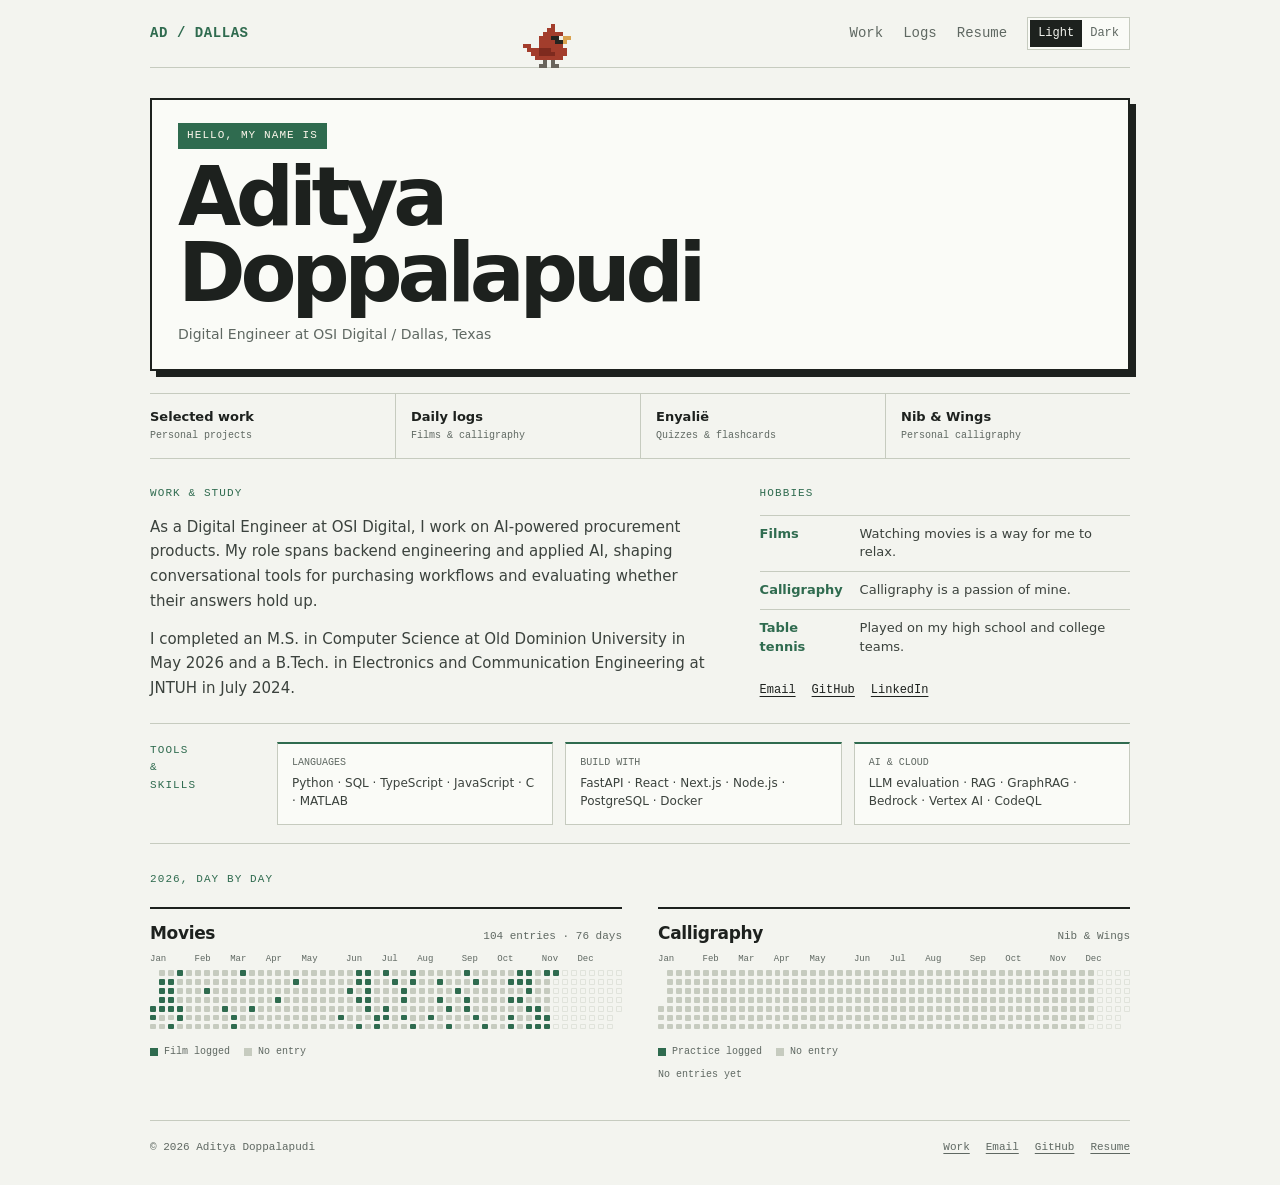
<file: index.html>
<!doctype html>
<html lang="en">
<head>
  <meta charset="utf-8">
  <meta name="viewport" content="width=device-width, initial-scale=1">
  <meta name="description" content="Aditya Doppalapudi, digital engineer in Dallas. Software, films, calligraphy, and table tennis.">
  <title>Aditya Doppalapudi</title>
  <script>
    (() => {
      try {
        const savedTheme = localStorage.getItem("portfolio-theme");
        const savedDarkPalette = localStorage.getItem("portfolio-dark-palette") || localStorage.getItem("portfolio-palette-preview");
        const darkPalette = ["amber", "night"].includes(savedDarkPalette) ? savedDarkPalette : "amber";
        document.documentElement.dataset.theme = savedTheme === "dark" ? "dark" : "light";
        document.documentElement.dataset.palette = savedTheme === "dark" ? darkPalette : "ink-moss";
      } catch {
        document.documentElement.dataset.theme = "light";
        document.documentElement.dataset.palette = "ink-moss";
      }
    })();
  </script>
  <link rel="stylesheet" href="assets/css/style.css?v=2">
  <style>
    :root {
      --background: #f3f4ef;
      --surface: #fafbf7;
      --border: #c6cbbf;
      --text: #1d211e;
      --prose: #3b423d;
      --muted: #5f6862;
      --accent: #2f6b4f;
      --accent-strong: #285c43;
      --mono: ui-monospace, SFMono-Regular, Consolas, monospace;
      --sans: system-ui, -apple-system, "Segoe UI", Roboto, Helvetica, Arial, sans-serif;
    }
    :root[data-palette="ink-moss"] {
      --background: #f3f4ef;
      --surface: #fafbf7;
      --border: #c6cbbf;
      --text: #1d211e;
      --prose: #3b423d;
      --muted: #5f6862;
      --accent: #2f6b4f;
      --accent-strong: #285c43;
    }
    :root[data-palette="amber"][data-theme="dark"] {
      --background: #1b1712;
      --surface: #282117;
      --border: #4d3b24;
      --text: #f7ead2;
      --prose: #dfceb2;
      --muted: #ad9977;
      --accent: #ffbd45;
      --accent-strong: #ffd16f;
    }
    :root[data-palette="night"][data-theme="dark"] {
      --background: #091211;
      --surface: #101c1b;
      --border: #203633;
      --text: #d6eeee;
      --prose: #b1cbca;
      --muted: #819c9b;
      --accent: #31d8c2;
      --accent-strong: #5be6d5;
    }
    body { background:var(--background); color:var(--text); font:14px/1.6 var(--mono); }
    a { text-underline-offset:3px; }
    .page { width:min(980px,calc(100% - 40px)); margin:auto; }
    .site-header { min-height:68px; border-color:var(--border); }
    .brand,.header-actions a { text-decoration:none; }
    .brand { color:var(--accent); font-weight:700; letter-spacing:.04em; }
    .header-actions { gap:20px; }
    .header-actions a,.site-footer { color:var(--muted); }
    .header-actions a:hover,.site-footer a:hover,.contact a:hover { color:var(--accent); }
    .theme-toggle { border-color:var(--border); background:var(--surface); color:var(--muted); cursor:pointer; }
    .theme-toggle span { padding:4px 8px; }
    :root:not([data-theme="dark"]) .theme-toggle [data-theme-option="light"],
    :root[data-theme="dark"] .theme-toggle [data-theme-option="dark"] { background:var(--text); color:var(--background); }
    .palette-picker { display:none; justify-content:flex-end; align-items:center; flex-wrap:wrap; gap:7px; margin:14px 0 0; }
    :root[data-theme="dark"] .palette-picker { display:flex; }
    .palette-choice { display:inline-flex; align-items:center; gap:7px; padding:5px 8px; border:1px solid transparent; border-radius:2px; background:transparent; color:var(--muted); font:10px var(--mono); cursor:pointer; }
    .palette-choice:hover,.palette-choice[aria-pressed="true"] { border-color:var(--border); background:var(--surface); color:var(--text); }
    .palette-swatch { width:9px; height:9px; border-radius:50%; background:var(--swatch); box-shadow:0 0 0 1px color-mix(in srgb,var(--text) 18%, transparent); }
    .palette-choice[data-dark-palette-choice] { display:inline-flex; }

    .nameplate { position:relative; display:grid; grid-template-columns:minmax(0,1fr); gap:34px; align-items:center; margin:30px 0 0; padding:23px 26px 24px; border:2px solid var(--text); background:var(--surface); box-shadow:6px 6px 0 var(--text); }
    .nameplate > div,.quick-facts { min-width:0; }
    .hello { display:inline-block; margin:0 0 10px; padding:4px 9px; background:var(--accent); color:#fff8ed; font-size:11px; letter-spacing:.1em; text-transform:uppercase; }
    .nameplate h1 { margin:0; font:750 clamp(2.8rem,6.6vw,5.1rem)/.94 var(--sans); letter-spacing:-.065em; }
    .role { margin:12px 0 0; color:var(--muted); font:500 14px/1.5 var(--sans); }
    .quick-facts { margin:0; padding:0 0 0 21px; border-left:1px solid var(--border); list-style:none; }
    .quick-facts li { display:grid; grid-template-columns:82px minmax(0,1fr); gap:10px; padding:8px 0; border-bottom:1px solid var(--border); font:13px/1.45 var(--sans); }
    .quick-facts li:last-child { border-bottom:0; }
    .quick-facts b { color:var(--muted); font-weight:500; }
    .quick-facts li > span { min-width:0; overflow-wrap:anywhere; }
    .quick-facts a { color:var(--accent); }

    .site-index { display:flex; flex-wrap:wrap; gap:8px 23px; margin:28px 0 0; padding:0 0 20px; border-bottom:1px solid var(--border); list-style:none; }
    .site-index a { color:var(--muted); text-decoration:none; font-size:12px; }
    .site-index a:hover { color:var(--accent); }
    .site-index .index-label { color:var(--accent); }

    .site-map { display:grid; grid-template-columns:repeat(4,minmax(0,1fr)); margin:22px 0 0; border-top:1px solid var(--border); border-bottom:1px solid var(--border); }
    .site-map a { display:grid; grid-template-columns:minmax(0,1fr); gap:8px; min-height:64px; align-content:center; padding:10px 13px 10px 0; color:var(--text); text-decoration:none; }
    .site-map a + a { padding-left:15px; border-left:1px solid var(--border); }
    .site-map a:hover .map-title { color:var(--accent); }
    .map-number { color:var(--accent); font:10px var(--mono); }
    .map-title { display:block; font:600 13px/1.3 var(--sans); }
    .map-note { display:block; margin-top:3px; color:var(--muted); font:10px/1.35 var(--mono); }

    .about-grid { display:grid; grid-template-columns:minmax(0,1.2fr) minmax(260px,.8fr); gap:54px; padding:26px 0 22px; }
    .section-label { margin:0 0 12px; color:var(--accent); font-size:11px; letter-spacing:.1em; text-transform:uppercase; }
    .bio p:not(.section-label) { max-width:64ch; margin:0 0 13px; color:var(--prose); font:15px/1.65 var(--sans); }
    .bio p:last-of-type { margin-bottom:0; }
    .study-list { margin-top:5px; border-top:1px dotted var(--border); }
    .study-entry { display:grid; grid-template-columns:70px minmax(0,1fr); gap:12px; padding:10px 0; border-bottom:1px dotted var(--border); }
    .study-entry time { padding-top:3px; color:var(--accent); font:10px/1.5 var(--mono); }
    .bio .study-entry p { margin:0; }
    .links { display:flex; flex-wrap:wrap; gap:16px; margin-top:15px; font-size:12px; }
    .hobbies { margin:0; padding:0; list-style:none; }
    .hobbies li { display:grid; grid-template-columns:88px 1fr; gap:12px; padding:9px 0; border-top:1px solid var(--border); font:13px/1.45 var(--sans); }
    .hobbies b { color:var(--accent); font-weight:600; }
    .hobbies span { color:var(--prose); }
    .hobbies a { color:inherit; text-decoration-color:var(--border); text-underline-offset:3px; }
    .hobbies a:hover { color:var(--accent); }
    .skills { display:grid; grid-template-columns:115px repeat(3,minmax(0,1fr)); gap:12px; padding:18px 0; border-top:1px solid var(--border); border-bottom:1px solid var(--border); }
    .skills h2 { margin:0; color:var(--accent); font:11px/1.6 var(--mono); letter-spacing:.1em; text-transform:uppercase; }
    .skills h2 span { display:block; }
    .skill-group { min-width:0; padding:13px 14px; border:1px solid var(--border); border-top:2px solid var(--accent); background:var(--surface); }
    .skill-group h3 { margin:0 0 6px; color:var(--muted); font:10px var(--mono); font-weight:400; text-transform:uppercase; }
    .skill-group p { margin:0; color:var(--prose); font:12px/1.55 var(--sans); }

    .daily-logs { padding:27px 0 16px; }
    .logs-heading { display:flex; flex-wrap:wrap; align-items:baseline; justify-content:space-between; gap:8px; margin-bottom:18px; }
    .logs-heading h2 { margin:0; color:var(--accent); font:400 11px/1.6 var(--mono); letter-spacing:.1em; text-transform:uppercase; }
    .logs-heading p { margin:0; color:var(--muted); font-size:11px; }
    .logs-columns { display:grid; grid-template-columns:repeat(2,minmax(0,1fr)); gap:36px; }
    .daily-log { min-width:0; padding-top:13px; border-top:2px solid var(--text); }
    .log-heading { display:flex; flex-wrap:wrap; align-items:baseline; justify-content:space-between; gap:8px; margin-bottom:10px; }
    .log-heading h3 { margin:0; font:600 17px/1.3 var(--sans); letter-spacing:-.02em; }
    .log-heading span { color:var(--muted); font:11px var(--mono); }
    .log-scroll { overflow-x:auto; padding:0 0 7px; }
    .log-months { display:grid; grid-template-columns:repeat(53,minmax(0,1fr)); min-width:390px; margin-bottom:6px; color:var(--muted); font:9px var(--mono); }
    .log-grid { display:grid; grid-template-rows:repeat(7,1fr); grid-auto-flow:column; grid-template-columns:repeat(53,minmax(0,1fr)); gap:3px; min-width:390px; }
    .log-day { display:block; aspect-ratio:1; background:var(--border); border-radius:1px; }
    .log-day.active { background:var(--accent); }
    .log-day.future { background:transparent; box-shadow:inset 0 0 0 1px var(--border); opacity:.4; }
    .log-day.padding { visibility:hidden; }
    .log-day:focus-visible { outline:2px solid var(--accent); outline-offset:2px; }
    .movie-detail { margin:10px 0 0; padding:9px 11px; border-left:2px solid var(--accent); background:var(--surface); color:var(--prose); font:12px/1.5 var(--sans); overflow-wrap:anywhere; }
    .movie-detail[hidden] { display:none; }
    .log-caption { display:flex; flex-wrap:wrap; gap:8px 14px; margin:8px 0 0; color:var(--muted); font:10px/1.5 var(--mono); }
    .log-caption span { display:inline-flex; align-items:center; gap:6px; }
    .log-caption i { width:8px; height:8px; background:var(--accent); }
    .log-caption .empty { background:var(--border); }
    .log-note { margin:8px 0 0; color:var(--muted); font:10px/1.5 var(--mono); }
    .site-footer { display:flex; justify-content:space-between; gap:20px; margin-top:22px; padding:18px 0 28px; border-top:1px solid var(--border); font-size:11px; }
    .site-footer div { display:flex; flex-wrap:wrap; gap:16px; }

    @media(max-width:760px) {
      .page { width:min(100% - 32px,980px); }
      .site-header { gap:12px; }
      .header-actions { gap:11px; }
      .header-actions a { font-size:12px; }
      .palette-picker { justify-content:flex-start; margin-top:10px; }
      .palette-choice { padding:5px 6px; font-size:9px; }
      .nameplate { grid-template-columns:1fr; gap:17px; margin-top:20px; padding:19px 18px; }
      .nameplate h1 { font-size:clamp(1.1rem,10vw,4rem); }
      .quick-facts { padding:7px 0 0; border-left:0; border-top:1px solid var(--border); }
      .quick-facts li { grid-template-columns:1fr; gap:3px; }
      .about-grid { grid-template-columns:1fr; gap:24px; padding:23px 0 19px; }
      .site-map { grid-template-columns:repeat(2,minmax(0,1fr)); }
      .site-map a { min-height:58px; padding:8px 10px 8px 0; }
      .site-map a:nth-child(3) { border-left:0; padding-left:0; }
      .site-map a:nth-child(n+3) { border-top:1px solid var(--border); }
      .skills { grid-template-columns:1fr 1fr; gap:14px 18px; }
      .skills h2 { grid-column:1/-1; }
      .logs-columns { grid-template-columns:1fr; gap:23px; }
      .site-footer { display:block; }
      .site-footer div { margin-top:10px; }
    }
    @media(max-width:390px) {
      .brand { font-size:12px; }
      .header-actions { gap:8px; }
      .header-actions a { font-size:11px; }
      .theme-toggle span { padding:4px 5px; }
    }
  </style>
</head>
<body>
  <div class="page" id="top">
    <header class="site-header" data-perch>
      <a class="brand" href="#top" aria-label="Aditya Doppalapudi home">AD / DALLAS</a>
      <nav class="header-actions" aria-label="Main navigation">
        <a href="work/">Work</a>
        <a href="#daily-logs">Logs</a>
        <a href="assets/files/resume.pdf" target="_blank" rel="noopener">Resume</a>
        <button class="theme-toggle" type="button" aria-label="Toggle color theme"><span data-theme-option="light">Light</span><span data-theme-option="dark">Dark</span></button>
      </nav>
    </header>

    <div class="palette-picker" role="group" aria-label="Dark color tone">
      <button class="palette-choice" type="button" data-dark-palette-choice="amber" aria-label="Warmer dark palette: Amber and Ink" aria-pressed="false"><i class="palette-swatch" style="--swatch:#ffbd45"></i>Warmer</button>
      <button class="palette-choice" type="button" data-dark-palette-choice="night" aria-label="Cooler dark palette: Night Teal" aria-pressed="false"><i class="palette-swatch" style="--swatch:#31d8c2"></i>Cooler</button>
    </div>

    <main>
      <section class="nameplate" aria-labelledby="page-title">
        <div>
          <p class="hello">Hello, my name is</p>
          <h1 id="page-title">Aditya<br>Doppalapudi</h1>
          <p class="role">Digital Engineer at OSI Digital <span aria-hidden="true">/</span> Dallas, Texas</p>
        </div>
      </section>

      <nav class="site-map" aria-label="Explore the site">
        <a href="work/"><span><span class="map-title">Selected work</span><span class="map-note">Personal projects</span></span></a>
        <a href="#daily-logs"><span><span class="map-title">Daily logs</span><span class="map-note">Films &amp; calligraphy</span></span></a>
        <a href="https://adidoppalapudi.github.io/enyalie/"><span><span class="map-title">Enyalië</span><span class="map-note">Quizzes &amp; flashcards</span></span></a>
        <a href="https://nibs-and-wings.duckdns.org/" target="_blank" rel="noopener"><span><span class="map-title">Nib &amp; Wings</span><span class="map-note">Personal calligraphy</span></span></a>
      </nav>

      <section class="about-grid" aria-label="About Aditya">
        <div class="bio">
          <p class="section-label">Work &amp; study</p>
          <p>As a Digital Engineer at OSI Digital, I work on AI-powered procurement products. My role spans backend engineering and applied AI, shaping conversational tools for purchasing workflows and evaluating whether their answers hold up.</p>
          <p>I completed an M.S. in Computer Science at Old Dominion University in May 2026 and a B.Tech. in Electronics and Communication Engineering at JNTUH in July 2024.</p>
        </div>
        <div class="personal">
          <p class="section-label">Hobbies</p>
          <ul class="hobbies">
            <li><b>Films</b><span>Watching movies is a way for me to relax.</span></li>
            <li><b>Calligraphy</b><span>Calligraphy is a passion of mine.</span></li>
            <li><b>Table tennis</b><span>Played on my high school and college teams.</span></li>
          </ul>
          <div class="links"><a href="mailto:aditya.doppalapudi@gmail.com">Email</a><a href="https://github.com/adidoppalapudi" target="_blank" rel="noopener">GitHub</a><a href="https://www.linkedin.com/in/adityadoppalapudi/" target="_blank" rel="noopener">LinkedIn</a></div>
        </div>
      </section>

      <section class="skills" aria-label="Skills">
        <h2><span>Tools</span><span>&amp;</span><span>skills</span></h2>
        <div class="skill-group"><h3>Languages</h3><p>Python · SQL · TypeScript · JavaScript · C · MATLAB</p></div>
        <div class="skill-group"><h3>Build with</h3><p>FastAPI · React · Next.js · Node.js · PostgreSQL · Docker</p></div>
        <div class="skill-group"><h3>AI &amp; cloud</h3><p>LLM evaluation · RAG · GraphRAG · Bedrock · Vertex AI · CodeQL</p></div>
      </section>

      <section class="daily-logs" id="daily-logs" aria-labelledby="logs-heading">
        <div class="logs-heading"><h2 id="logs-heading">2026, day by day</h2></div>
        <div class="logs-columns">
          <section class="daily-log" aria-labelledby="movie-log-heading">
            <div class="log-heading"><h3 id="movie-log-heading">Movies</h3><span>104 entries · <span id="movie-day-count">76</span> days</span></div>
            <div class="log-scroll"><div class="log-months" data-months aria-hidden="true"></div><div class="log-grid" id="movie-log" role="group" aria-label="Days with films watched in 2026"></div></div>
            <p class="movie-detail" id="movie-detail" aria-live="polite" hidden></p>
            <p class="log-caption"><span><i></i>Film logged</span><span><i class="empty"></i>No entry</span></p>
          </section>
          <section class="daily-log" aria-labelledby="calligraphy-log-heading">
            <div class="log-heading"><h3 id="calligraphy-log-heading">Calligraphy</h3><span>Nib &amp; Wings</span></div>
            <div class="log-scroll"><div class="log-months" data-months aria-hidden="true"></div><div class="log-grid" id="calligraphy-log" role="group" aria-label="Calligraphy practice dates in 2026"></div></div>
            <p class="log-caption"><span><i></i>Practice logged</span><span><i class="empty"></i>No entry</span></p>
            <p class="log-note">No entries yet</p>
          </section>
        </div>
      </section>
    </main>

    <footer class="site-footer">
      <span>© 2026 Aditya Doppalapudi</span>
      <div><a href="work/">Work</a><a href="mailto:aditya.doppalapudi@gmail.com">Email</a><a href="https://github.com/adidoppalapudi" target="_blank" rel="noopener">GitHub</a><a href="assets/files/resume.pdf" target="_blank" rel="noopener">Resume</a></div>
    </footer>
  </div>

  <script>
    const root = document.documentElement;
    const toggle = document.querySelector(".theme-toggle");
    const paletteChoices = [...document.querySelectorAll("[data-dark-palette-choice]")];
    function savedDarkPalette() {
      try {
        const saved = localStorage.getItem("portfolio-dark-palette") || localStorage.getItem("portfolio-palette-preview");
        return ["amber", "night"].includes(saved) ? saved : "amber";
      } catch { return "amber"; }
    }
    function updatePaletteChoices() {
      paletteChoices.forEach(button => button.setAttribute("aria-pressed", String(button.dataset.darkPaletteChoice === root.dataset.palette)));
    }
    function updateThemeToggle() {
      const dark = root.dataset.theme === "dark";
      toggle.setAttribute("aria-label", `Color theme: ${dark ? "dark" : "light"}. Switch to ${dark ? "light" : "dark"}.`);
    }
    toggle.addEventListener("click", () => {
      if (root.dataset.theme === "dark") {
        root.dataset.theme = "light";
        root.dataset.palette = "ink-moss";
      } else {
        root.dataset.theme = "dark";
        root.dataset.palette = savedDarkPalette();
      }
      try { localStorage.setItem("portfolio-theme", root.dataset.theme); } catch {}
      updateThemeToggle();
      updatePaletteChoices();
    });
    paletteChoices.forEach(button => button.addEventListener("click", () => {
      root.dataset.palette = button.dataset.darkPaletteChoice;
      try { localStorage.setItem("portfolio-dark-palette", root.dataset.palette); } catch {}
      updatePaletteChoices();
    }));
    updatePaletteChoices();
    updateThemeToggle();
  </script>
  <script src="assets/js/activity-logs.js?v=2" defer></script>
  <script src="assets/js/bird.js" defer></script>
</body>
</html>
</file>
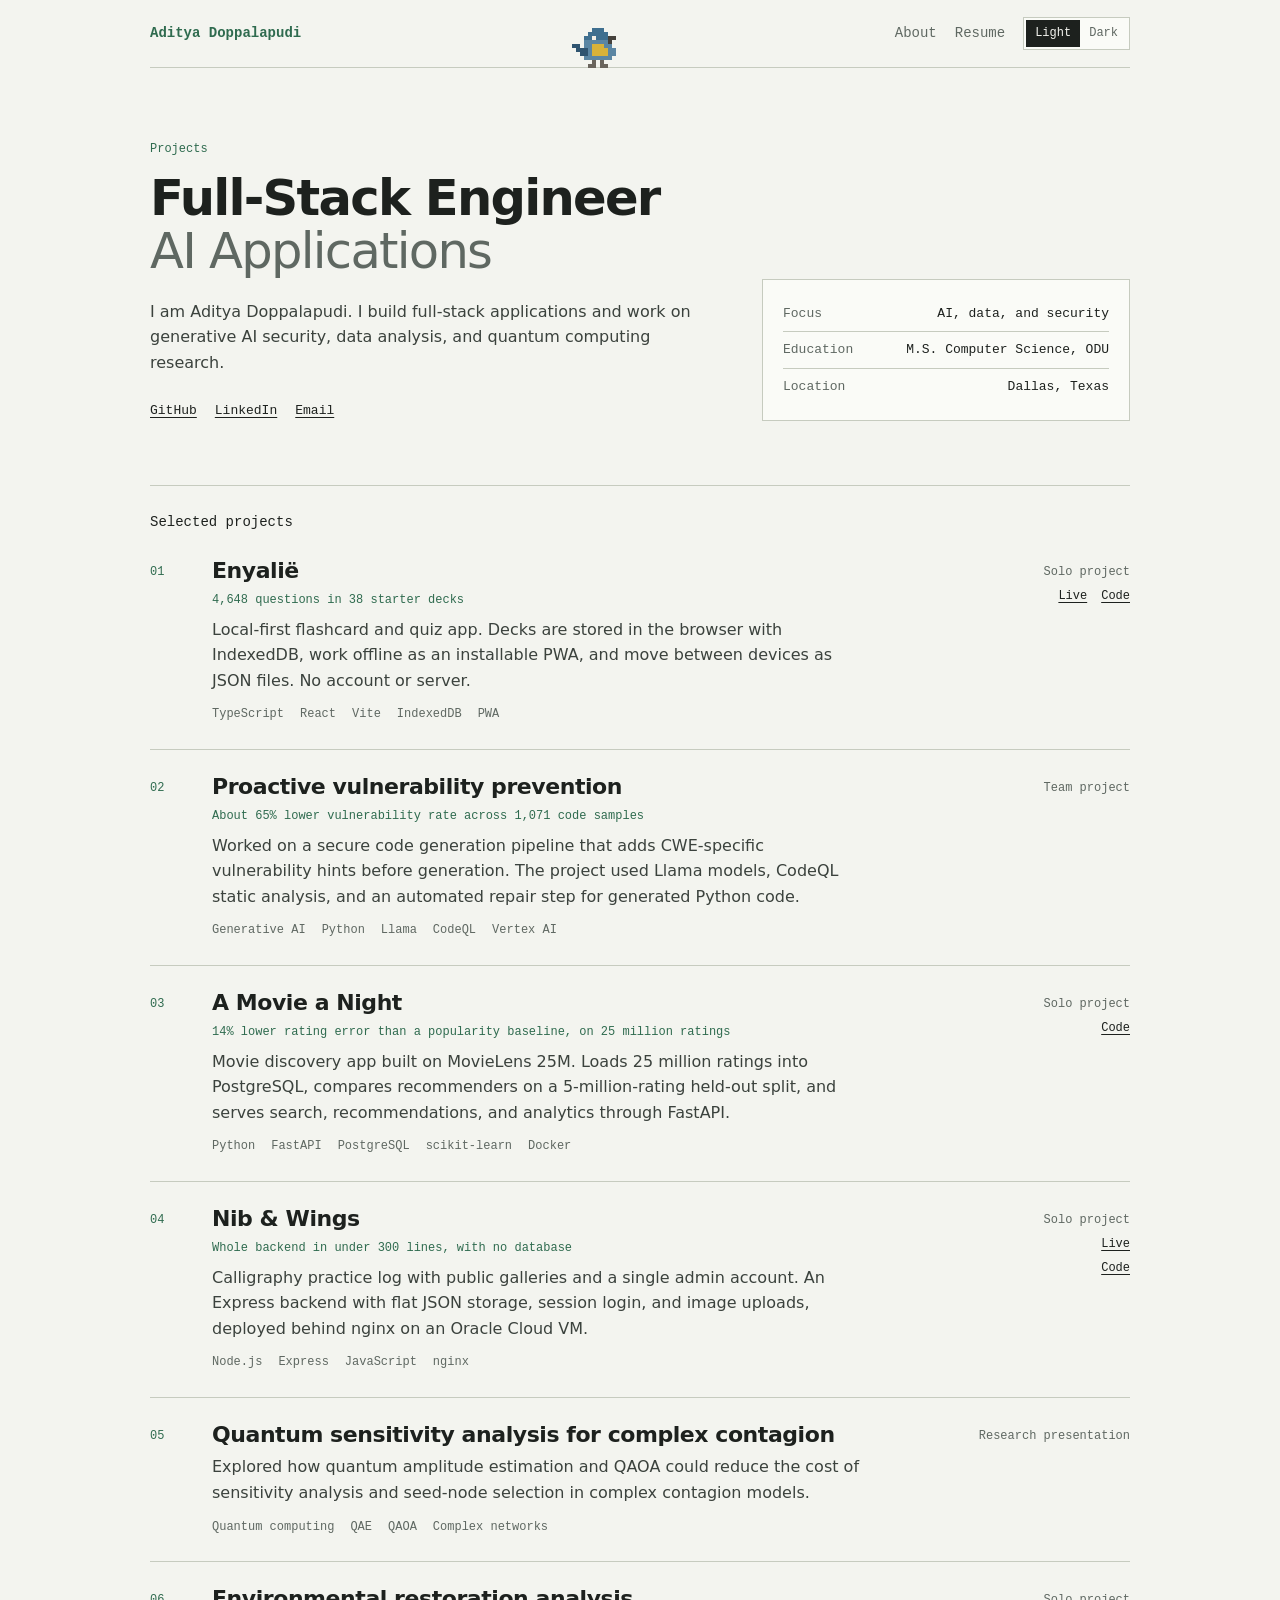
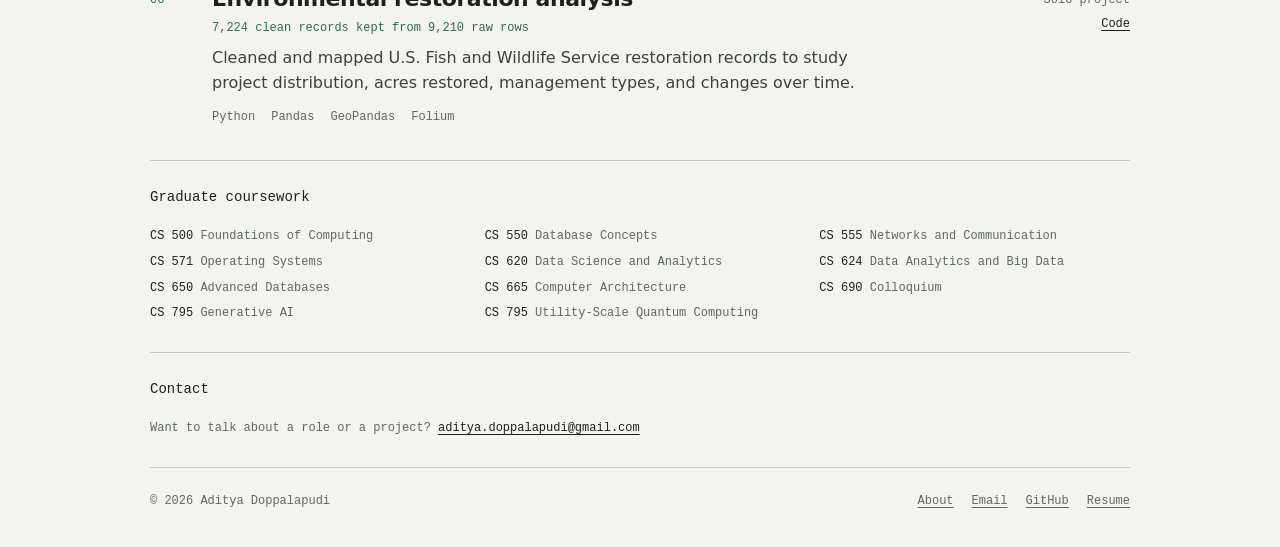
<file: work/index.html>
<!doctype html>
<html lang="en">
<head>
  <meta charset="utf-8">
  <meta name="viewport" content="width=device-width, initial-scale=1">
  <meta name="description" content="Aditya Doppalapudi, full-stack engineer. Projects in web applications, AI security, data, and quantum computing.">
  <title>Aditya Doppalapudi | Projects</title>
  <script>
    (() => {
      try {
        const savedTheme = localStorage.getItem("portfolio-theme");
        const savedPalette = localStorage.getItem("portfolio-dark-palette") || localStorage.getItem("portfolio-palette-preview");
        document.documentElement.dataset.theme = savedTheme === "dark" ? "dark" : "light";
        document.documentElement.dataset.palette = savedTheme === "dark" ? (["amber", "night"].includes(savedPalette) ? savedPalette : "amber") : "ink-moss";
      } catch {
        document.documentElement.dataset.theme = "light";
        document.documentElement.dataset.palette = "ink-moss";
      }
    })();
  </script>
  <link rel="stylesheet" href="../assets/css/style.css?v=2">
</head>
<body>
  <div class="page" id="top">
    <header class="site-header" data-perch>
      <a class="brand" href="#top">Aditya Doppalapudi</a>
      <div class="header-actions">
        <a href="../index.html">About</a>
        <a href="../assets/files/resume.pdf" target="_blank" rel="noopener">Resume</a>
        <button class="theme-toggle" type="button">
          <span data-theme-option="light">Light</span>
          <span data-theme-option="dark">Dark</span>
        </button>
      </div>
    </header>

    <div class="palette-picker" role="group" aria-label="Dark color tone">
      <button class="palette-choice" type="button" data-dark-palette-choice="amber" aria-label="Warmer dark palette: Amber and Ink" aria-pressed="false"><i class="palette-swatch" style="--swatch:#ffbd45"></i>Warmer</button>
      <button class="palette-choice" type="button" data-dark-palette-choice="night" aria-label="Cooler dark palette: Night Teal" aria-pressed="false"><i class="palette-swatch" style="--swatch:#31d8c2"></i>Cooler</button>
    </div>

    <main>
      <section class="intro">
        <div>
          <p class="eyebrow">Projects</p>
          <h1>Full-Stack Engineer <span>AI Applications</span></h1>
          <p class="lede">I am Aditya Doppalapudi. I build full-stack applications and work on generative AI security, data analysis, and quantum computing research.</p>
          <div class="links">
            <a href="https://github.com/adidoppalapudi" target="_blank" rel="noopener">GitHub</a>
            <a href="https://www.linkedin.com/in/adityadoppalapudi/" target="_blank" rel="noopener">LinkedIn</a>
            <a href="mailto:aditya.doppalapudi@gmail.com">Email</a>
          </div>
        </div>
        <dl class="facts">
          <div><dt>Focus</dt><dd>AI, data, and security</dd></div>
          <div><dt>Education</dt><dd>M.S. Computer Science, ODU</dd></div>
          <div><dt>Location</dt><dd>Dallas, Texas</dd></div>
        </dl>
      </section>

      <section class="projects" aria-labelledby="projects-heading">
        <h2 id="projects-heading">Selected projects</h2>
        <div class="project-list">
          <article class="project">
            <span class="project-num" aria-hidden="true">01</span>
            <div class="project-body">
              <h3>Enyalië</h3>
              <p class="project-result">4,648 questions in 38 starter decks</p>
              <p>Local-first flashcard and quiz app. Decks are stored in the browser with IndexedDB, work offline as an installable PWA, and move between devices as JSON files. No account or server.</p>
              <ul class="tags" aria-label="Technologies used">
                <li>TypeScript</li><li>React</li><li>Vite</li><li>IndexedDB</li><li>PWA</li>
              </ul>
            </div>
            <div class="project-meta">
              <span>Solo project</span>
              <span class="project-links">
                <a href="https://adidoppalapudi.github.io/enyalie/" target="_blank" rel="noopener">Live</a>
                <a href="https://github.com/adidoppalapudi/enyalie" target="_blank" rel="noopener">Code</a>
              </span>
            </div>
          </article>

          <article class="project">
            <span class="project-num" aria-hidden="true">02</span>
            <div class="project-body">
              <h3>Proactive vulnerability prevention</h3>
              <p class="project-result">About 65% lower vulnerability rate across 1,071 code samples</p>
              <p>Worked on a secure code generation pipeline that adds CWE-specific vulnerability hints before generation. The project used Llama models, CodeQL static analysis, and an automated repair step for generated Python code.</p>
              <ul class="tags" aria-label="Technologies used">
                <li>Generative AI</li><li>Python</li><li>Llama</li><li>CodeQL</li><li>Vertex AI</li>
              </ul>
            </div>
            <div class="project-meta">
              <span>Team project</span>
            </div>
          </article>

          <article class="project">
            <span class="project-num" aria-hidden="true">03</span>
            <div class="project-body">
              <h3>A Movie a Night</h3>
              <p class="project-result">14% lower rating error than a popularity baseline, on 25 million ratings</p>
              <p>Movie discovery app built on MovieLens 25M. Loads 25 million ratings into PostgreSQL, compares recommenders on a 5-million-rating held-out split, and serves search, recommendations, and analytics through FastAPI.</p>
              <ul class="tags" aria-label="Technologies used">
                <li>Python</li><li>FastAPI</li><li>PostgreSQL</li><li>scikit-learn</li><li>Docker</li>
              </ul>
            </div>
            <div class="project-meta">
              <span>Solo project</span>
              <a href="https://github.com/adidoppalapudi/a-movie-a-night" target="_blank" rel="noopener">Code</a>
            </div>
          </article>

          <article class="project">
            <span class="project-num" aria-hidden="true">04</span>
            <div class="project-body">
              <h3>Nib &amp; Wings</h3>
              <p class="project-result">Whole backend in under 300 lines, with no database</p>
              <p>Calligraphy practice log with public galleries and a single admin account. An Express backend with flat JSON storage, session login, and image uploads, deployed behind nginx on an Oracle Cloud VM.</p>
              <ul class="tags" aria-label="Technologies used">
                <li>Node.js</li><li>Express</li><li>JavaScript</li><li>nginx</li>
              </ul>
            </div>
            <div class="project-meta">
              <span>Solo project</span>
              <a href="https://nibs-and-wings.duckdns.org/" target="_blank" rel="noopener">Live</a>
              <a href="https://github.com/adidoppalapudi/nibs-and-wings" target="_blank" rel="noopener">Code</a>
            </div>
          </article>

          <article class="project">
            <span class="project-num" aria-hidden="true">05</span>
            <div class="project-body">
              <h3>Quantum sensitivity analysis for complex contagion</h3>
              <p>Explored how quantum amplitude estimation and QAOA could reduce the cost of sensitivity analysis and seed-node selection in complex contagion models.</p>
              <ul class="tags" aria-label="Topics covered">
                <li>Quantum computing</li><li>QAE</li><li>QAOA</li><li>Complex networks</li>
              </ul>
            </div>
            <div class="project-meta">
              <span>Research presentation</span>
            </div>
          </article>

          <article class="project">
            <span class="project-num" aria-hidden="true">06</span>
            <div class="project-body">
              <h3>Environmental restoration analysis</h3>
              <p class="project-result">7,224 clean records kept from 9,210 raw rows</p>
              <p>Cleaned and mapped U.S. Fish and Wildlife Service restoration records to study project distribution, acres restored, management types, and changes over time.</p>
              <ul class="tags" aria-label="Technologies used">
                <li>Python</li><li>Pandas</li><li>GeoPandas</li><li>Folium</li>
              </ul>
            </div>
            <div class="project-meta">
              <span>Solo project</span>
              <a href="https://github.com/adidoppalapudi/CS620_Restoration_Projects" target="_blank" rel="noopener">Code</a>
            </div>
          </article>
        </div>
      </section>

      <section class="coursework" aria-labelledby="coursework-heading">
        <h2 id="coursework-heading">Graduate coursework</h2>
        <ul>
          <li><b>CS 500</b> Foundations of Computing</li>
          <li><b>CS 550</b> Database Concepts</li>
          <li><b>CS 555</b> Networks and Communication</li>
          <li><b>CS 571</b> Operating Systems</li>
          <li><b>CS 620</b> Data Science and Analytics</li>
          <li><b>CS 624</b> Data Analytics and Big Data</li>
          <li><b>CS 650</b> Advanced Databases</li>
          <li><b>CS 665</b> Computer Architecture</li>
          <li><b>CS 690</b> Colloquium</li>
          <li><b>CS 795</b> Generative AI</li>
          <li><b>CS 795</b> Utility-Scale Quantum Computing</li>
        </ul>
      </section>

      <section class="contact" aria-labelledby="contact-heading">
        <h2 id="contact-heading">Contact</h2>
        <p>Want to talk about a role or a project? <a href="mailto:aditya.doppalapudi@gmail.com">aditya.doppalapudi@gmail.com</a></p>
      </section>
    </main>

    <footer class="site-footer">
      <span>© 2026 Aditya Doppalapudi</span>
      <div>
        <a href="../index.html">About</a>
        <a href="mailto:aditya.doppalapudi@gmail.com">Email</a>
        <a href="https://github.com/adidoppalapudi" target="_blank" rel="noopener">GitHub</a>
        <a href="../assets/files/resume.pdf" target="_blank" rel="noopener">Resume</a>
      </div>
    </footer>
  </div>

  <script>
    const root = document.documentElement;
    const toggle = document.querySelector(".theme-toggle");
    const paletteChoices = [...document.querySelectorAll("[data-dark-palette-choice]")];

    function savedDarkPalette() {
      try {
        const saved = localStorage.getItem("portfolio-dark-palette") || localStorage.getItem("portfolio-palette-preview");
        return ["amber", "night"].includes(saved) ? saved : "amber";
      } catch {
        return "amber";
      }
    }

    function updatePaletteChoices() {
      paletteChoices.forEach(button => button.setAttribute("aria-pressed", String(button.dataset.darkPaletteChoice === root.dataset.palette)));
    }

    function updateThemeToggle() {
      const current = root.dataset.theme === "dark" ? "dark" : "light";
      const next = current === "dark" ? "light" : "dark";
      toggle.setAttribute("aria-label", `Color theme: ${current}. Switch to ${next}.`);
    }

    toggle.addEventListener("click", () => {
      if (root.dataset.theme === "dark") {
        root.dataset.theme = "light";
        root.dataset.palette = "ink-moss";
      } else {
        root.dataset.theme = "dark";
        root.dataset.palette = savedDarkPalette();
      }
      try { localStorage.setItem("portfolio-theme", root.dataset.theme); } catch {}
      updateThemeToggle();
      updatePaletteChoices();
    });

    paletteChoices.forEach(button => button.addEventListener("click", () => {
      root.dataset.palette = button.dataset.darkPaletteChoice;
      try { localStorage.setItem("portfolio-dark-palette", root.dataset.palette); } catch {}
      updatePaletteChoices();
    }));

    updatePaletteChoices();
    updateThemeToggle();
  </script>
  <script src="../assets/js/bird.js" defer></script>
</body>
</html>
</file>
<file: assets/css/style.css>
:root {
  --background: #f3f4ef;
  --surface: #fafbf7;
  --border: #c6cbbf;
  --text: #1d211e;
  --prose: #3b423d;
  --muted: #5f6862;
  --accent: #2f6b4f;

  --mono: ui-monospace, SFMono-Regular, Consolas, monospace;
  --sans: system-ui, -apple-system, "Segoe UI", Roboto, Helvetica, Arial, sans-serif;
}

:root[data-theme="dark"] {
  --background: #0f1311;
  --surface: #161b18;
  --border: #2c3530;
  --text: #e6ebe7;
  --prose: #c2cbc5;
  --muted: #94a099;
  --accent: #7cc4a0;
}

:root[data-theme="dark"][data-palette="amber"] {
  --background: #1b1712;
  --surface: #282117;
  --border: #4d3b24;
  --text: #f7ead2;
  --prose: #dfceb2;
  --muted: #ad9977;
  --accent: #ffbd45;
}

:root[data-theme="dark"][data-palette="night"] {
  --background: #091211;
  --surface: #101c1b;
  --border: #203633;
  --text: #d6eeee;
  --prose: #b1cbca;
  --muted: #819c9b;
  --accent: #31d8c2;
}

* {
  box-sizing: border-box;
}

html {
  scroll-behavior: smooth;
}

body {
  margin: 0;
  overflow-x: clip;
  background: var(--background);
  color: var(--text);
  font: 14px/1.65 var(--mono);
  transition: background 180ms ease, color 180ms ease;
}

a {
  color: inherit;
  text-underline-offset: 3px;
}

.page {
  width: min(980px, calc(100% - 40px));
  margin: auto;
}

.site-header {
  min-height: 68px;
  display: flex;
  align-items: center;
  justify-content: space-between;
  gap: 20px;
  border-bottom: 1px solid var(--border);
}

.brand,
.header-actions a {
  text-decoration: none;
}

.brand {
  color: var(--accent);
  font-weight: 700;
}

.header-actions {
  display: flex;
  align-items: center;
  gap: 18px;
}

.header-actions a,
.site-footer {
  color: var(--muted);
}

.header-actions a:hover,
.site-footer a:hover,
.contact a:hover,
.links a:hover,
.project-meta a:hover {
  color: var(--accent);
}

.theme-toggle {
  display: flex;
  padding: 2px;
  border: 1px solid var(--border);
  background: var(--surface);
  color: var(--muted);
  font: inherit;
  font-size: 12px;
  cursor: pointer;
}

.theme-toggle span {
  padding: 4px 9px;
}

:root:not([data-theme="dark"]) .theme-toggle [data-theme-option="light"],
:root[data-theme="dark"] .theme-toggle [data-theme-option="dark"] {
  background: var(--text);
  color: var(--background);
}

.theme-toggle:hover {
  border-color: var(--accent);
}

.palette-picker {
  display: none;
  justify-content: flex-end;
  align-items: center;
  flex-wrap: wrap;
  gap: 7px;
  margin: 14px 0 0;
}

:root[data-theme="dark"] .palette-picker {
  display: flex;
}

.palette-choice {
  display: inline-flex;
  align-items: center;
  gap: 7px;
  padding: 5px 8px;
  border: 1px solid transparent;
  border-radius: 2px;
  background: transparent;
  color: var(--muted);
  font: 10px var(--mono);
  cursor: pointer;
}

.palette-choice:hover,
.palette-choice[aria-pressed="true"] {
  border-color: var(--border);
  background: var(--surface);
  color: var(--text);
}

.palette-swatch {
  width: 9px;
  height: 9px;
  border-radius: 50%;
  background: var(--swatch);
  box-shadow: 0 0 0 1px color-mix(in srgb, var(--text) 18%, transparent);
}

.intro {
  display: grid;
  grid-template-columns: 1.5fr 1fr;
  gap: 60px;
  padding: 72px 0 64px;
}

.eyebrow,
.project-num {
  color: var(--accent);
  font-size: 12px;
}

.eyebrow {
  margin: 0;
}

h1 {
  margin: 12px 0 20px;
  font: 700 clamp(2rem, 4.4vw, 3.1rem)/1.08 var(--sans);
  letter-spacing: -0.035em;
}

h1 span {
  display: block;
  color: var(--muted);
  font-weight: 400;
}

.lede,
.project-body p {
  margin: 0;
  color: var(--prose);
  font: 16px/1.6 var(--sans);
}

.lede {
  max-width: 54ch;
}

.links {
  display: flex;
  flex-wrap: wrap;
  gap: 18px;
  margin-top: 24px;
  font-size: 13px;
}

.facts {
  align-self: end;
  margin: 0;
  padding: 16px 20px;
  border: 1px solid var(--border);
  background: var(--surface);
  font-size: 13px;
}

.facts div {
  display: flex;
  justify-content: space-between;
  gap: 20px;
  padding: 7px 0;
  border-bottom: 1px solid var(--border);
}

.facts div:last-child {
  border: 0;
}

.facts dt {
  color: var(--muted);
}

.facts dd {
  margin: 0;
  text-align: right;
}

.projects,
.coursework,
.contact {
  border-top: 1px solid var(--border);
  padding: 25px 0 0;
}

h2 {
  margin: 0 0 18px;
  font-size: 14px;
  font-weight: 500;
}

.project {
  display: grid;
  grid-template-columns: 2.75rem minmax(0, 1fr) auto;
  column-gap: 18px;
  padding: 24px 0;
  border-top: 1px solid var(--border);
}

.project:first-child {
  border-top: 0;
  padding-top: 6px;
}

.project-num,
.project-meta {
  padding-top: 5px;
}

.project h3 {
  margin: 0 0 6px;
  font: 700 22px/1.2 var(--sans);
  letter-spacing: -0.02em;
}

.project-body p {
  max-width: 64ch;
}

.project-body .project-result {
  max-width: none;
  margin: 0 0 8px;
  color: var(--accent);
  font: 12px/1.5 var(--mono);
}

.tags {
  display: flex;
  flex-wrap: wrap;
  gap: 4px 16px;
  margin: 12px 0 0;
  padding: 0;
  list-style: none;
}

.tags,
.project-meta,
.coursework ul {
  color: var(--muted);
  font-size: 12px;
}

.project-meta {
  display: flex;
  flex-direction: column;
  align-items: flex-end;
  gap: 4px;
  min-width: 9.5rem;
}

.project-meta a,
.contact a {
  color: var(--text);
}

.project-links {
  display: flex;
  gap: 14px;
}

.contact {
  margin-top: 28px;
}

.contact p {
  margin: 0;
  color: var(--muted);
  font-size: 12px;
}

.coursework {
  margin-top: 8px;
}

.coursework ul {
  display: grid;
  grid-template-columns: repeat(3, 1fr);
  gap: 6px 24px;
  padding: 0;
  margin: 0;
  list-style: none;
}

.coursework b {
  color: var(--text);
  font-weight: 500;
}

.site-footer {
  display: flex;
  justify-content: space-between;
  gap: 20px;
  margin-top: 28px;
  padding: 24px 0 35px;
  border-top: 1px solid var(--border);
  font-size: 12px;
}

.site-footer div {
  display: flex;
  flex-wrap: wrap;
  gap: 18px;
}

@media (max-width: 760px) {
  .site-header {
    flex-wrap: wrap;
    gap: 12px;
    padding: 12px 0;
  }

  .site-header.bird-perch-room {
    padding-bottom: 52px;
  }

  .header-actions {
    flex-wrap: wrap;
    gap: 8px 12px;
  }

  .page {
    width: min(100% - 32px, 980px);
  }

  .intro,
  .coursework ul {
    grid-template-columns: 1fr;
  }

  .intro {
    gap: 30px;
    padding: 52px 0;
  }

  .facts {
    max-width: 440px;
  }

  .palette-picker {
    justify-content: flex-start;
    margin-top: 10px;
  }

  .palette-choice {
    padding: 5px 6px;
    font-size: 9px;
  }

  .project {
    grid-template-columns: 2rem minmax(0, 1fr);
    column-gap: 12px;
  }

  .project-meta {
    grid-column: 2;
    flex-direction: row;
    justify-content: space-between;
    min-width: 0;
    padding-top: 12px;
  }

  .site-footer {
    display: block;
  }

  .site-footer div {
    margin-top: 14px;
  }
}

/* Bird: sits on the page's horizontal lines and can be dragged. */
.page {
  position: relative;
}

.bird {
  position: absolute;
  z-index: 3;
  cursor: grab;
  touch-action: none;
  user-select: none;
  transform-origin: 50% 100%;
}

.bird.dragging {
  cursor: grabbing;
}

.bird canvas {
  display: block;
  width: 100%;
  height: 100%;
  image-rendering: pixelated;
  animation: bob 2.6s ease-in-out infinite;
}

.bird.dragging canvas,
.bird.falling canvas {
  animation: flap 0.18s steps(2) infinite;
}

.bird.landed {
  animation: land 0.22s ease-out;
}

.bird-note {
  position: absolute;
  left: 70%;
  top: -14px;
  color: var(--accent);
  font-size: 13px;
  opacity: 0;
  pointer-events: none;
}

.bird-note.show {
  animation: note 1.1s ease-out;
}

@keyframes bob {
  0%, 100% { transform: translateY(0); }
  50% { transform: translateY(-2px); }
}

@keyframes flap {
  0% { transform: translateY(-3px) rotate(-4deg); }
  100% { transform: translateY(1px) rotate(3deg); }
}

@keyframes land {
  0% { transform: scale(1.12, 0.82); }
  100% { transform: scale(1, 1); }
}

@keyframes note {
  0% { opacity: 0; transform: translate(0, 4px); }
  25% { opacity: 1; }
  100% { opacity: 0; transform: translate(10px, -14px); }
}

@media (prefers-reduced-motion: reduce) {
  .bird canvas,
  .bird.landed {
    animation: none !important;
  }
}

@media (prefers-reduced-motion: reduce) {
  *,
  *::before,
  *::after {
    scroll-behavior: auto !important;
    transition: none !important;
  }
}

/* About page (root). Shares the header, footer, toggle and bird with /work. */
.about p {
  margin: 0 0 18px;
  color: var(--prose);
  font: 16px/1.6 var(--sans);
  max-width: 60ch;
}

.about h2 {
  margin: 0 0 18px;
}

.about ul {
  margin: 0;
  padding: 0;
  list-style: none;
}

/* A: letter */
.letter {
  padding: 72px 0 40px;
}

.letter h1 {
  margin: 0 0 24px;
}

.letter-links,
.sentence-links {
  display: flex;
  gap: 18px;
  font: 13px/1.6 var(--mono);
}

.letter-index {
  border-top: 1px solid var(--border);
  padding: 25px 0 0;
}

.letter-index li a,
.board-index li a {
  display: grid;
  grid-template-columns: 9.5rem minmax(0, 1fr);
  gap: 18px;
  padding: 12px 0;
  border-top: 1px solid var(--border);
  text-decoration: none;
}

.letter-index li:first-child a,
.board-index li:first-child a {
  border-top: 0;
  padding-top: 0;
}

.li-name,
.bi-name {
  font: 600 16px/1.5 var(--sans);
}

.li-line,
.bi-line,
.si-line {
  color: var(--muted);
  font-size: 13px;
}

.letter-index a:hover .li-name,
.board-index a:hover .bi-name,
.sentence-index a:hover .si-name {
  color: var(--accent);
}

/* B: status board */
.board {
  display: grid;
  grid-template-columns: 1.5fr 1fr;
  gap: 60px;
  padding: 72px 0 56px;
}

.board h1 {
  margin: 0 0 20px;
}

.board .facts {
  align-self: start;
}

.board-index {
  border-top: 1px solid var(--border);
  padding: 25px 0 0;
}

/* C: one sentence */
.sentence {
  padding: 84px 0 56px;
}

.sentence h1 {
  margin: 0;
  max-width: 20ch;
  font-size: clamp(2.1rem, 5.6vw, 4rem);
  line-height: 1.04;
}

.sentence-index ul {
  border-top: 1px solid var(--border);
}

.sentence-index li a {
  display: grid;
  grid-template-columns: minmax(0, 1fr) minmax(0, 1.6fr);
  gap: 18px;
  align-items: baseline;
  padding: 18px 0;
  border-bottom: 1px solid var(--border);
  text-decoration: none;
}

.si-name {
  font: 700 28px/1.15 var(--sans);
  letter-spacing: -0.02em;
}

.sentence-bio {
  display: grid;
  grid-template-columns: 1fr 1fr;
  gap: 60px;
  padding: 48px 0 24px;
}

.sentence-bio p {
  max-width: none;
}

@media (max-width: 760px) {
  .letter,
  .sentence {
    padding-top: 52px;
  }

  .board,
  .sentence-bio {
    grid-template-columns: 1fr;
    gap: 30px;
  }

  .board {
    padding: 52px 0 40px;
  }

  .letter-index li a,
  .board-index li a,
  .sentence-index li a {
    grid-template-columns: 1fr;
    gap: 2px;
  }
}
</file>
